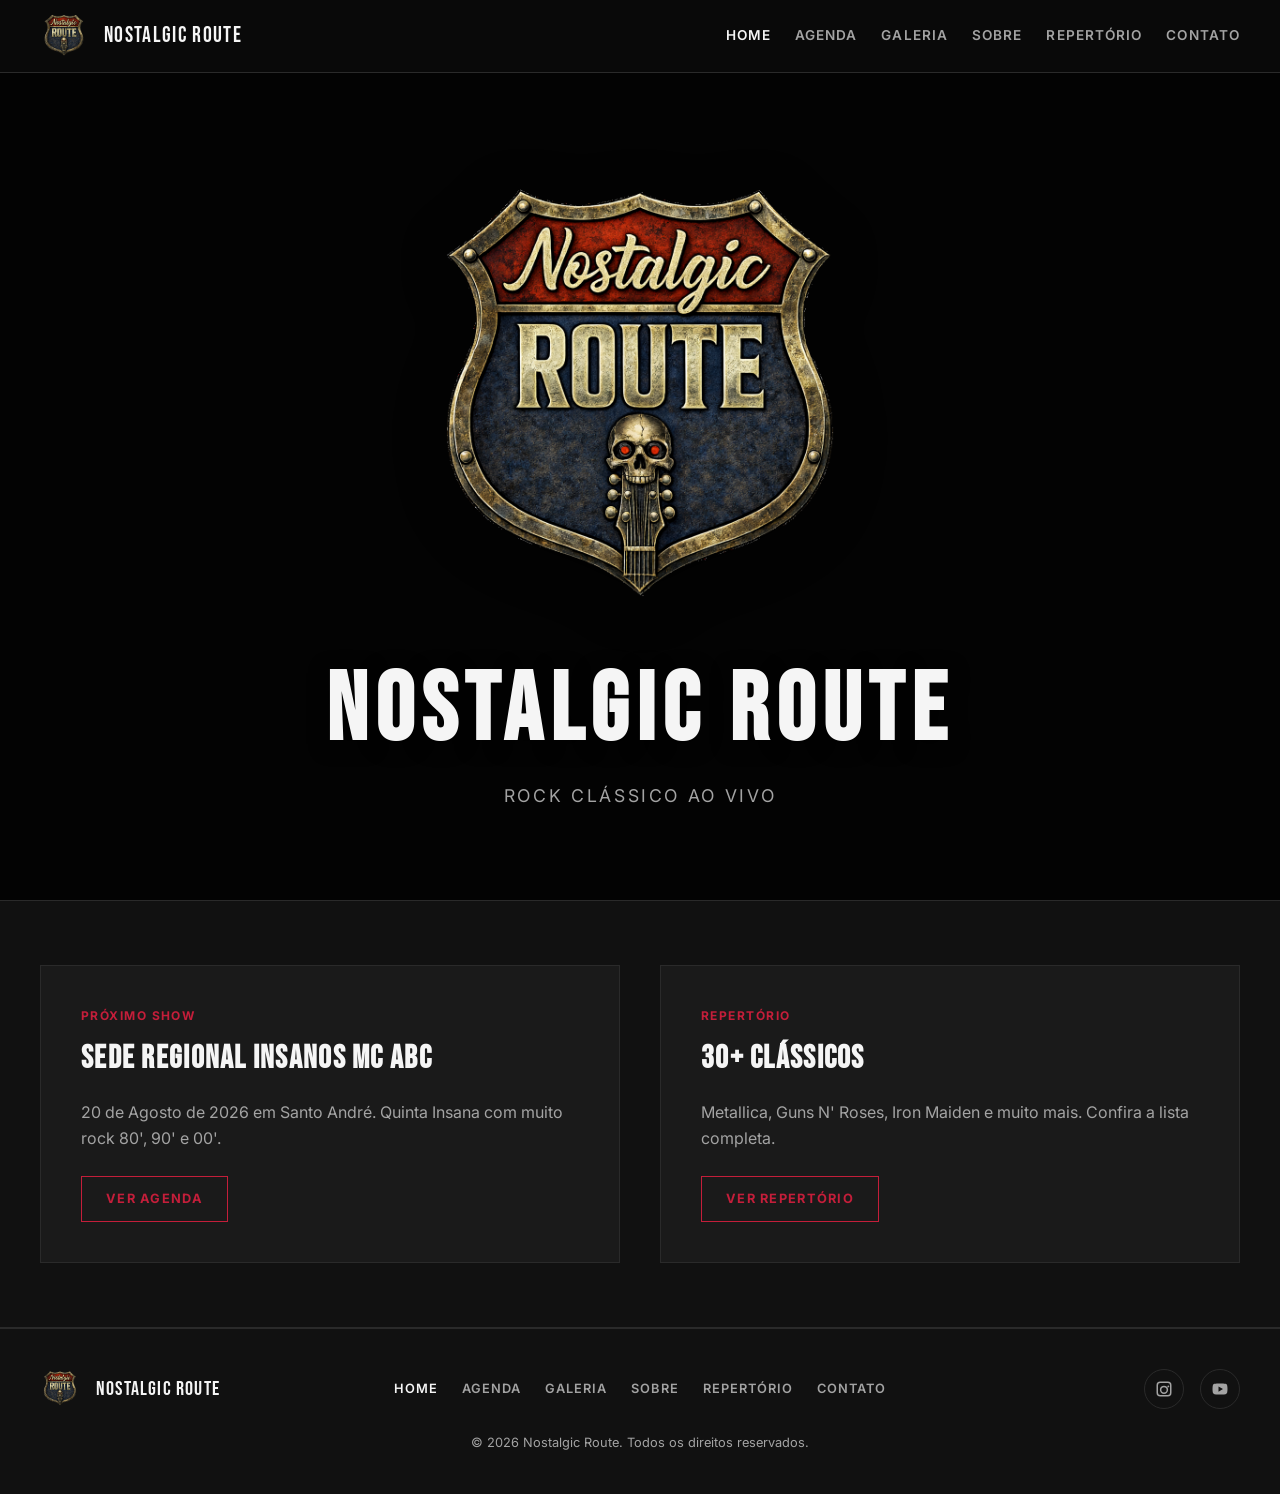
<file: index.html>
<!DOCTYPE html>
<html lang="pt-BR">
<head>
  <meta charset="UTF-8">
  <meta name="viewport" content="width=device-width, initial-scale=1.0">
  <meta name="description" content="Nostalgic Route — banda de rock clássico. Confira agenda, repertório, galeria e entre em contato.">
  <title>Nostalgic Route | Home</title>
  <link rel="icon" href="assets/imgs/caveira.png" type="image/png">
  <link rel="stylesheet" href="css/main.css">
</head>
<body>
  <div id="site-header"></div>

  <main class="page-main">
    <section class="hero">
      <div class="hero__media">
        <video class="hero__video" autoplay muted loop playsinline aria-hidden="true">
          <source src="assets/videos/banda-completa-tocando.mp4" type="video/mp4">
        </video>
        <img class="hero__fallback" src="assets/imgs/banda-completa-tocando.jpg" alt="">
        <div class="hero__overlay"></div>
      </div>
      <div class="hero__content">
        <img class="hero__shield" src="assets/imgs/escudo.png" alt="Escudo Nostalgic Route">
        <h1 class="hero__title">Nostalgic Route</h1>
        <p class="hero__tagline">Rock clássico ao vivo</p>
      </div>
    </section>

    <section class="teaser page-section">
      <div class="container teaser__grid">
        <article class="teaser-card">
          <p class="teaser-card__label">Próximo show</p>
          <h2 class="teaser-card__title">Sede Regional Insanos MC ABC</h2>
          <p class="teaser-card__text">20 de Agosto de 2026 em Santo André. Quinta Insana com muito rock 80', 90' e
            00'.</p>
          <a href="agenda.html" class="btn btn--accent">Ver agenda</a>
        </article>
        <article class="teaser-card">
          <p class="teaser-card__label">Repertório</p>
          <h2 class="teaser-card__title">30+ clássicos</h2>
          <p class="teaser-card__text">Metallica, Guns N' Roses, Iron Maiden e muito mais. Confira a lista completa.</p>
          <a href="repertorio.html" class="btn btn--accent">Ver repertório</a>
        </article>
      </div>
    </section>
  </main>

  <div id="site-footer"></div>
  <script src="js/layout.js"></script>
</body>
</html>
</file>
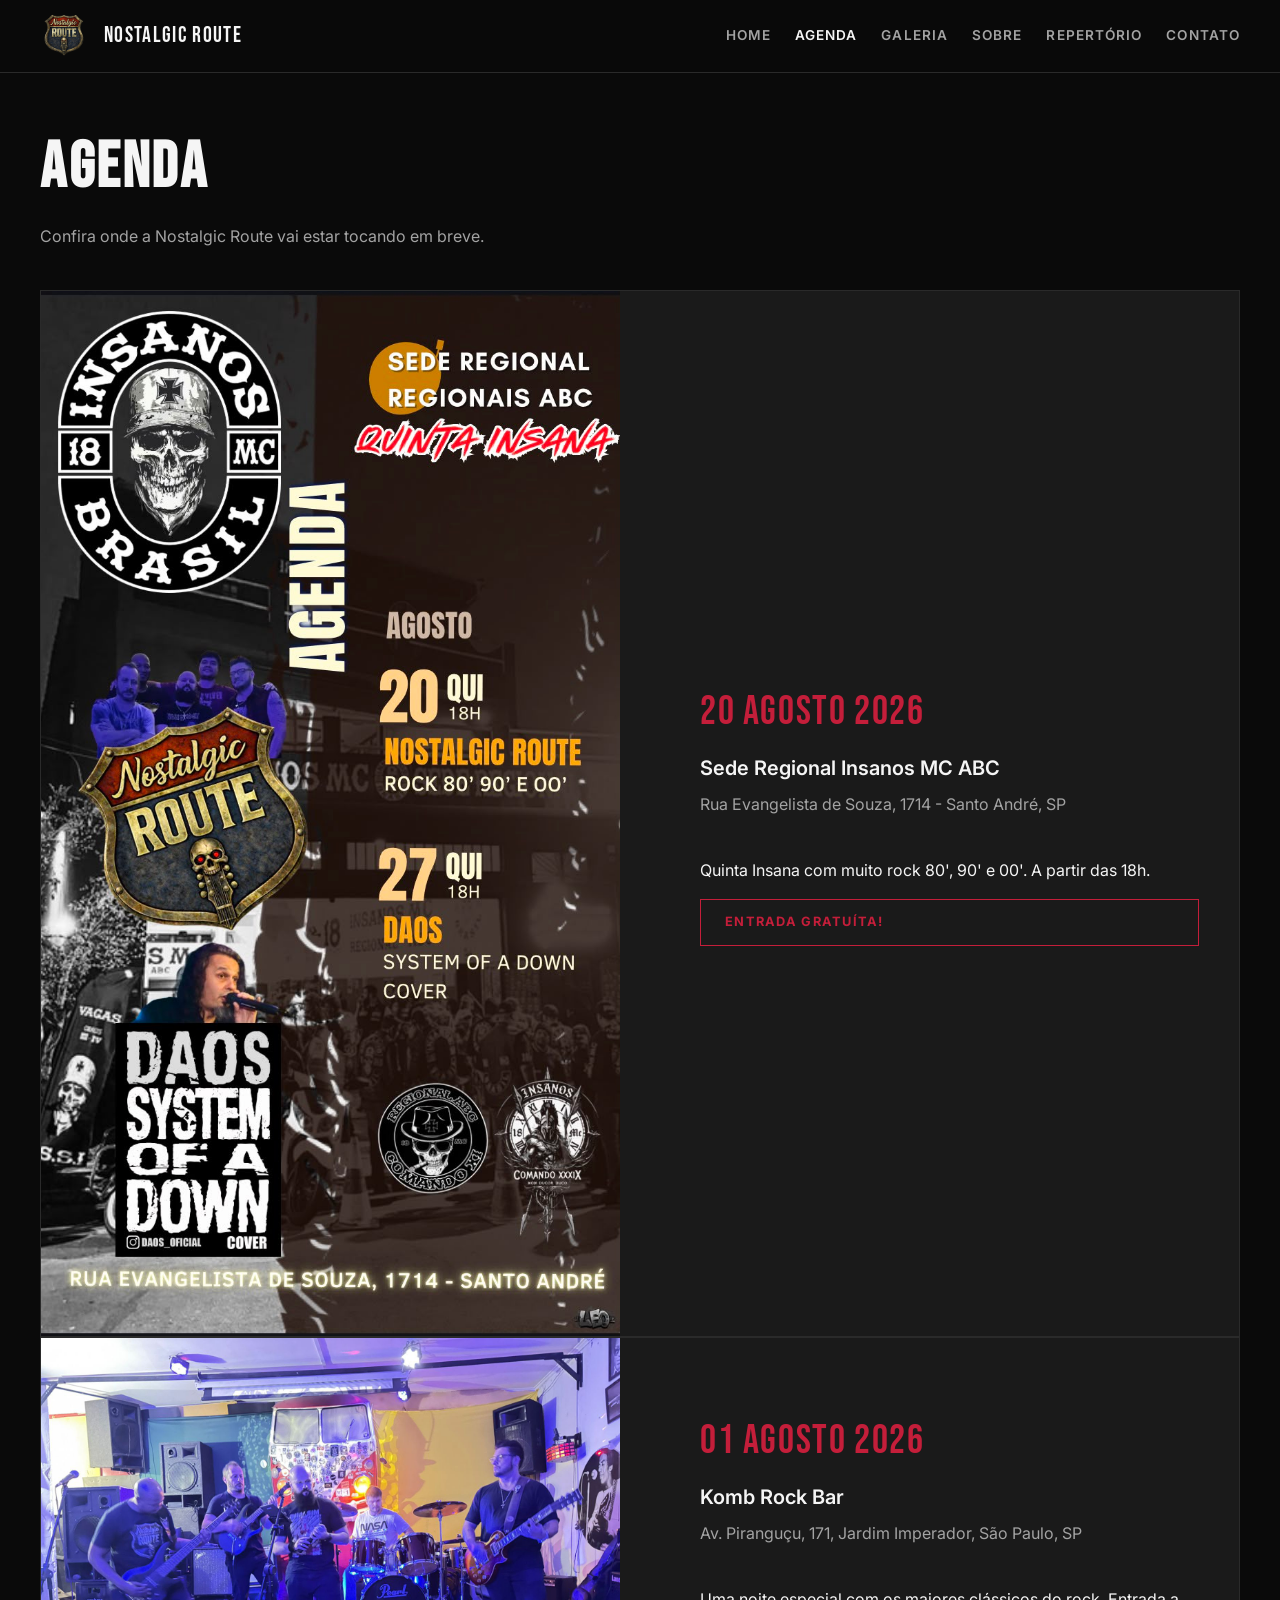
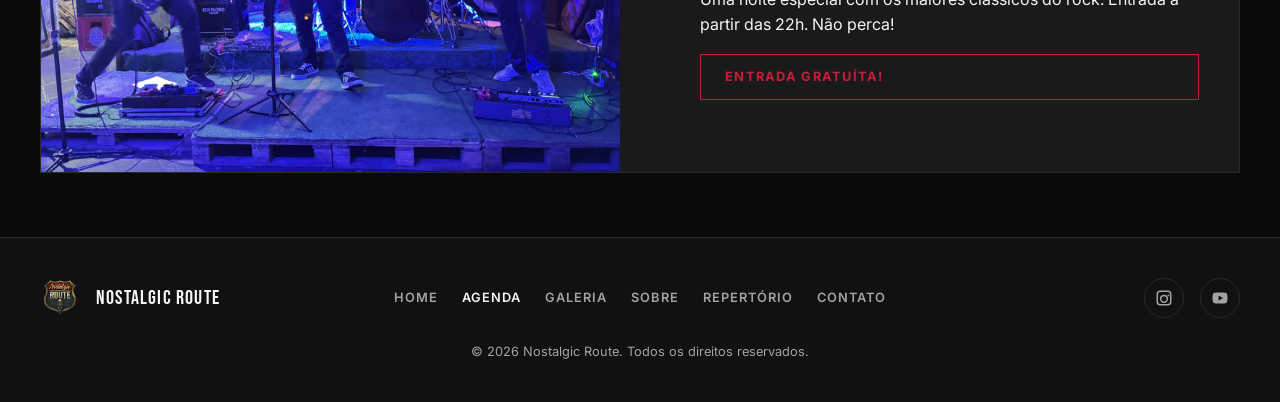
<file: agenda.html>
<!DOCTYPE html>
<html lang="pt-BR">
<head>
  <meta charset="UTF-8">
  <meta name="viewport" content="width=device-width, initial-scale=1.0">
  <meta name="description" content="Agenda de shows da Nostalgic Route. Confira datas, locais e compre ingressos.">
  <title>Nostalgic Route | Agenda</title>
  <link rel="icon" href="assets/imgs/caveira.png" type="image/png">
  <link rel="stylesheet" href="css/main.css">
</head>
<body>
  <div id="site-header"></div>

  <main class="page-main">
    <section class="page-section">
      <div class="container">
        <h1 class="page-title">Agenda</h1>
        <p class="page-subtitle">Confira onde a Nostalgic Route vai estar tocando em breve.</p>

        <article class="event-card">
          <div class="event-card__flyer">
            <img src="assets/flyers/flyer-insanos.jpeg" alt="Flyer — Nostalgic Route na Sede Regional Insanos MC ABC">
          </div>
          <div class="event-card__body">
            <p class="event-card__date">20 Agosto 2026</p>
            <h2 class="event-card__venue">Sede Regional Insanos MC ABC</h2>
            <p class="event-card__location">Rua Evangelista de Souza, 1714 - Santo André, SP</p>
            <p>Quinta Insana com muito rock 80', 90' e 00'. A partir das 18h.</p>
            <a href="#" class="btn btn--accent">Entrada Gratuíta!</a>
          </div>
        </article>

        <article class="event-card">
          <div class="event-card__flyer">
            <img src="assets/imgs/banda-completa-tocando.jpg" alt="Flyer — Nostalgic Route no Bar do Rock">
          </div>
          <div class="event-card__body">
            <p class="event-card__date">01 Agosto 2026</p>
            <h2 class="event-card__venue">Komb Rock Bar</h2>
            <p class="event-card__location">Av. Piranguçu, 171, Jardim Imperador, São Paulo, SP</p>
            <p>Uma noite especial com os maiores clássicos do rock. Entrada a partir das 22h. Não perca!</p>
            <a href="#" class="btn btn--accent">Entrada Gratuíta!</a>
          </div>
        </article>
      </div>
    </section>
  </main>

  <div id="site-footer"></div>
  <script src="js/layout.js"></script>
</body>
</html>
</file>
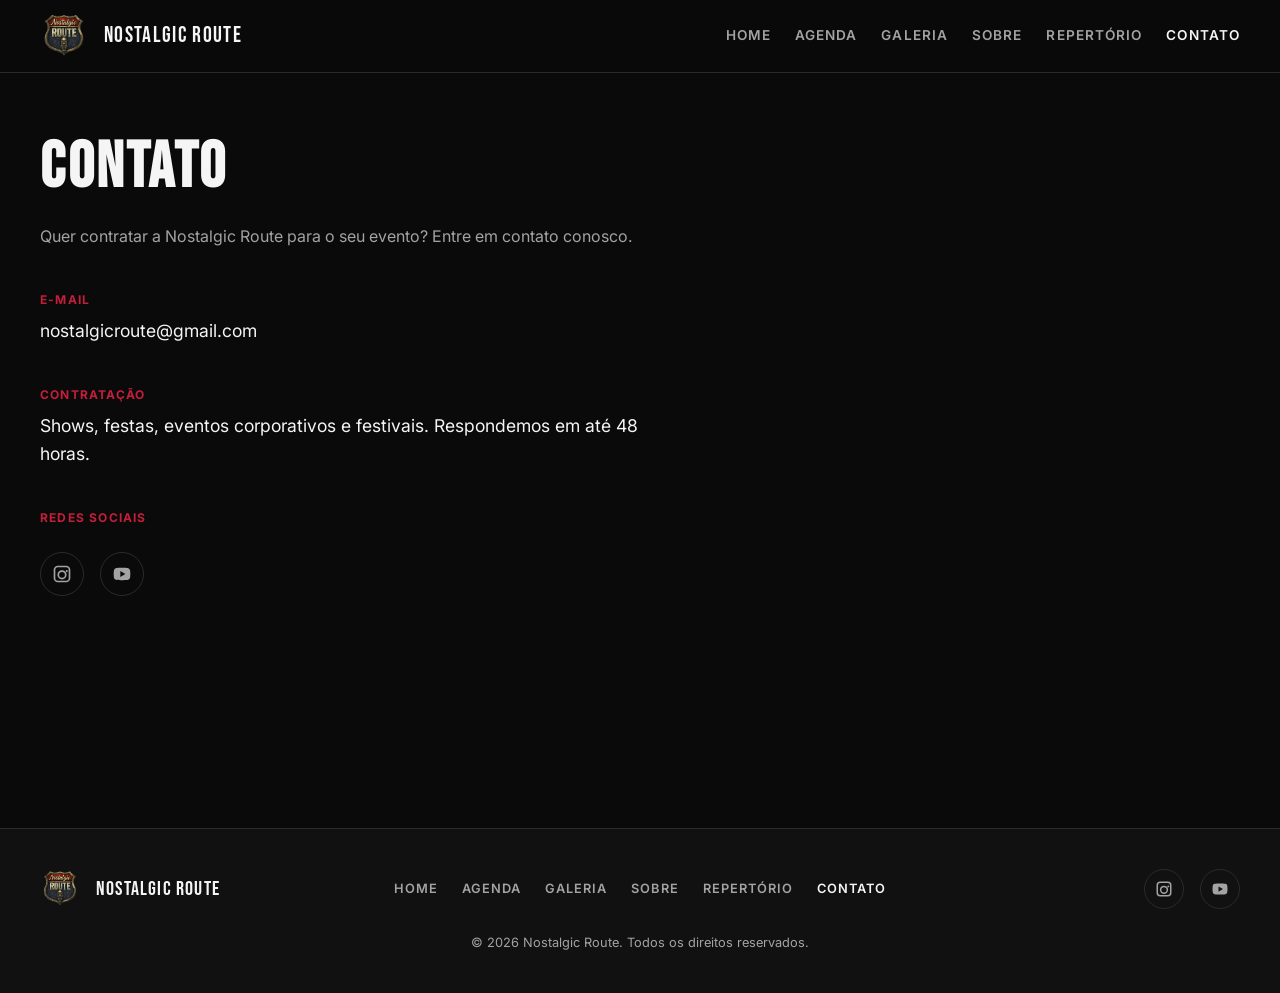
<file: contato.html>
<!DOCTYPE html>
<html lang="pt-BR">
<head>
  <meta charset="UTF-8">
  <meta name="viewport" content="width=device-width, initial-scale=1.0">
  <meta name="description" content="Entre em contato com a Nostalgic Route para contratação de shows e parcerias.">
  <title>Nostalgic Route | Contato</title>
  <link rel="icon" href="assets/imgs/caveira.png" type="image/png">
  <link rel="stylesheet" href="css/main.css">
</head>
<body>
  <div id="site-header"></div>

  <main class="page-main">
    <section class="page-section">
      <div class="container">
        <h1 class="page-title">Contato</h1>
        <p class="page-subtitle">Quer contratar a Nostalgic Route para o seu evento? Entre em contato conosco.</p>

        <div class="contact-grid">
          <div class="contact-item">
            <p class="contact-item__label">E-mail</p>
            <p class="contact-item__value">
              <a href="mailto:nostalgicroute@gmail.com">nostalgicroute@gmail.com</a>
            </p>
          </div>

          <div class="contact-item">
            <p class="contact-item__label">Contratação</p>
            <p class="contact-item__value">Shows, festas, eventos corporativos e festivais. Respondemos em até 48 horas.</p>
          </div>

          <div class="contact-item">
            <p class="contact-item__label">Redes sociais</p>
            <div class="contact-social">
              <a href="https://www.instagram.com/nostalgicrouteband/" aria-label="Instagram" target="_blank"
                 rel="noopener noreferrer">
                <svg viewBox="0 0 24 24" aria-hidden="true"><path d="M7 2h10a5 5 0 0 1 5 5v10a5 5 0 0 1-5 5H7a5 5 0 0 1-5-5V7a5 5 0 0 1 5-5zm10 2H7a3 3 0 0 0-3 3v10a3 3 0 0 0 3 3h10a3 3 0 0 0 3-3V7a3 3 0 0 0-3-3zm-5 3.5a5.5 5.5 0 1 1 0 11 5.5 5.5 0 0 1 0-11zm0 2a3.5 3.5 0 1 0 0 7 3.5 3.5 0 0 0 0-7zm5.75-2.25a1.25 1.25 0 1 1 0 2.5 1.25 1.25 0 0 1 0-2.5z"/></svg>
              </a>
              <a href="https://www.youtube.com/@NostalgicRoute" aria-label="YouTube" target="_blank"
                 rel="noopener noreferrer">
                <svg viewBox="0 0 24 24" aria-hidden="true"><path d="M21.6 7.2a3 3 0 0 0-2.1-2.1C17.8 4.6 12 4.6 12 4.6s-5.8 0-7.5.5A3 3 0 0 0 2.4 7.2 31.4 31.4 0 0 0 2 12a31.4 31.4 0 0 0 .4 4.8 3 3 0 0 0 2.1 2.1c1.7.5 7.5.5 7.5.5s5.8 0 7.5-.5a3 3 0 0 0 2.1-2.1A31.4 31.4 0 0 0 22 12a31.4 31.4 0 0 0-.4-4.8zM10 15.5v-7l6 3.5-6 3.5z"/></svg>
              </a>
            </div>
          </div>
        </div>
      </div>
    </section>
  </main>

  <div id="site-footer"></div>
  <script src="js/layout.js"></script>
</body>
</html>
</file>
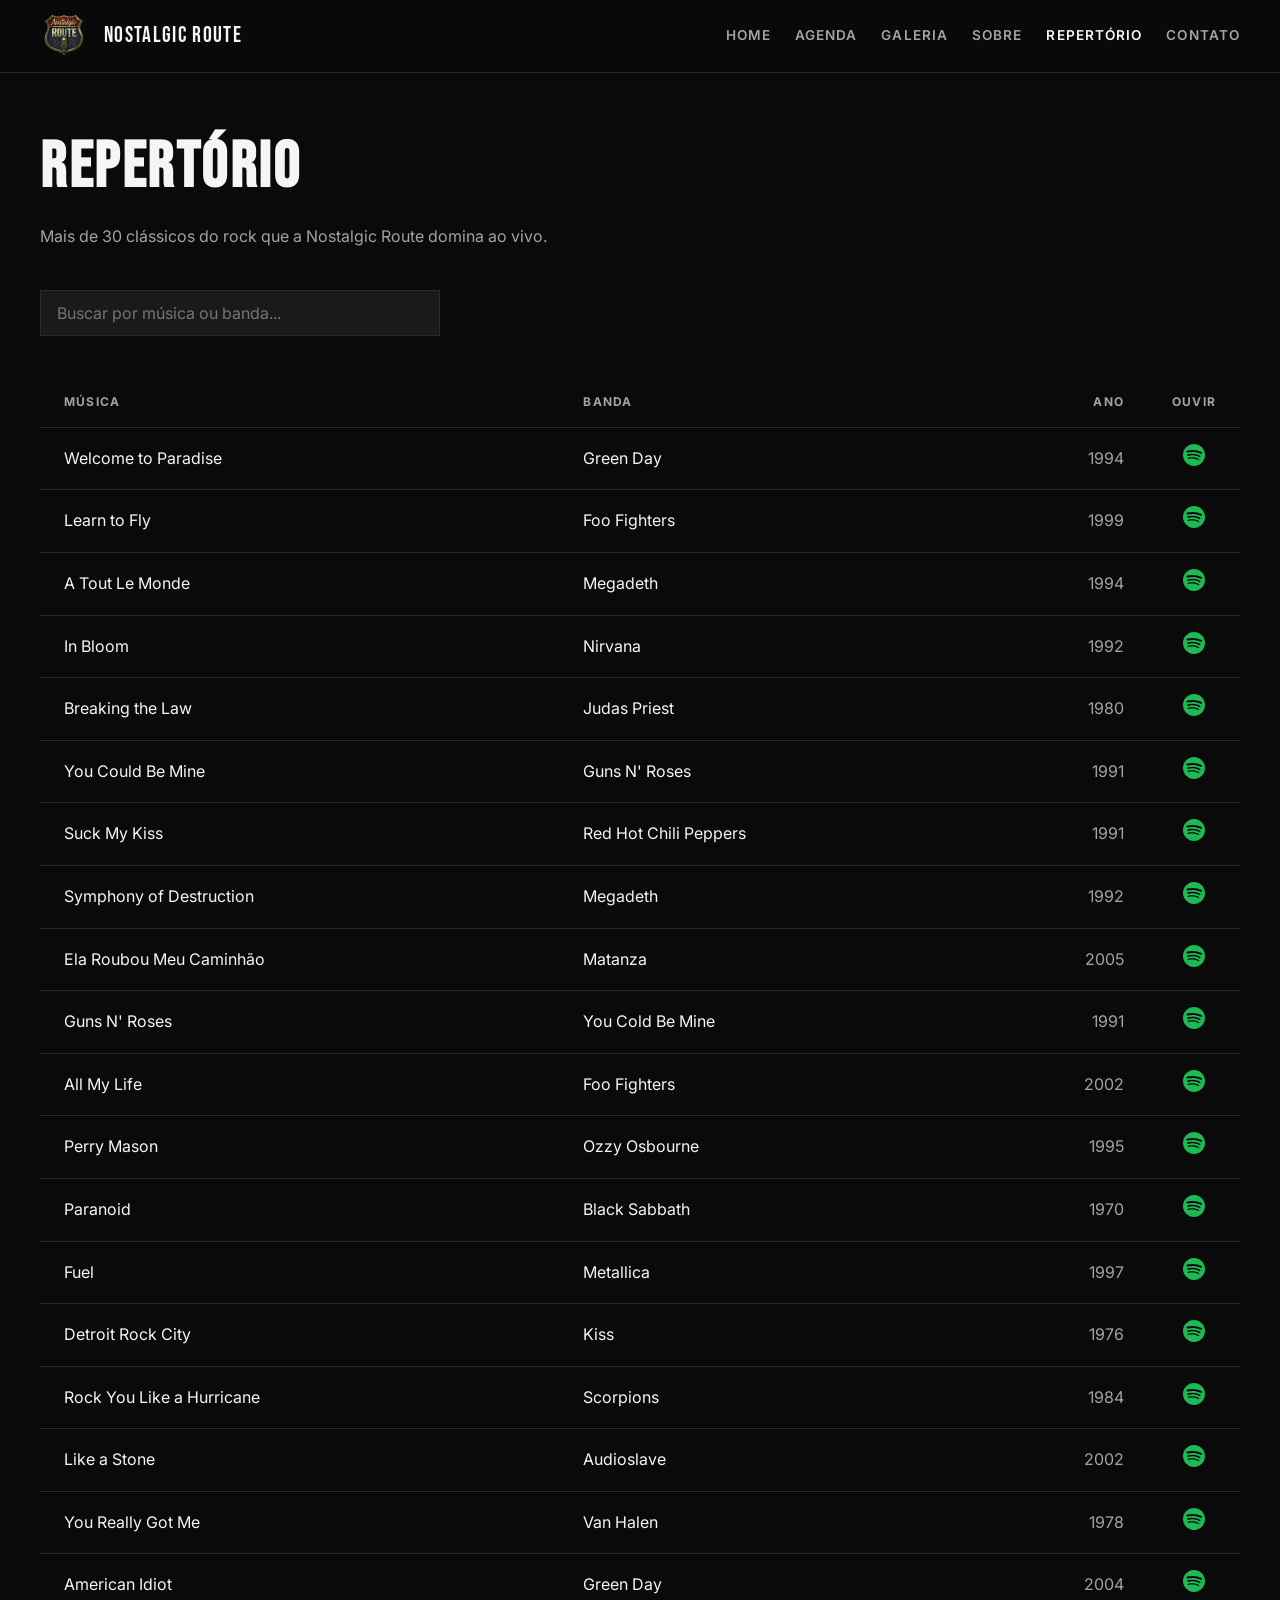
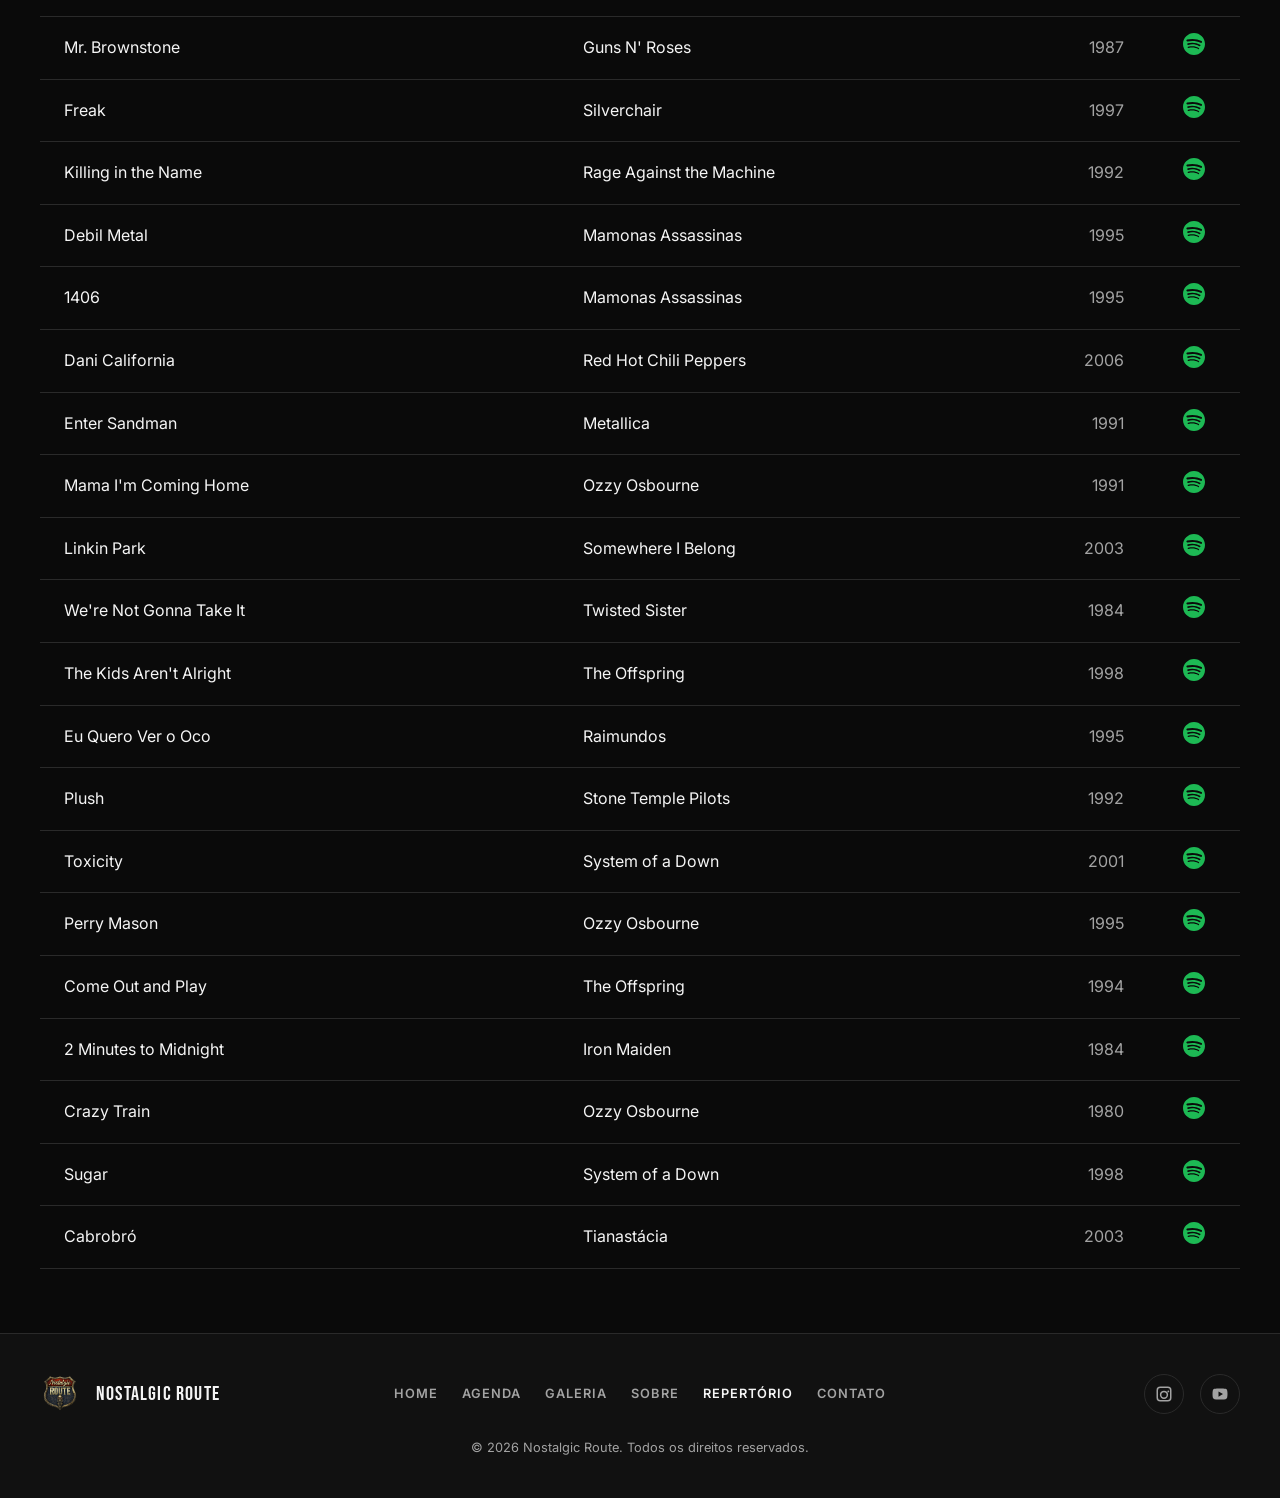
<file: repertorio.html>
<!DOCTYPE html>
<html lang="pt-BR">
<head>
  <meta charset="UTF-8">
  <meta name="viewport" content="width=device-width, initial-scale=1.0">
  <meta name="description" content="Repertório da Nostalgic Route — clássicos do rock de Metallica, AC/DC, Guns N' Roses e mais.">
  <title>Nostalgic Route | Repertório</title>
  <link rel="icon" href="assets/imgs/caveira.png" type="image/png">
  <link rel="stylesheet" href="css/main.css">
</head>
<body>
  <div id="site-header"></div>

  <main class="page-main">
    <section class="page-section">
      <div class="container">
        <h1 class="page-title">Repertório</h1>
        <p class="page-subtitle">Mais de 30 clássicos do rock que a Nostalgic Route domina ao vivo.</p>

        <input type="search" class="repertorio-search" id="repertorio-search" placeholder="Buscar por música ou banda..." aria-label="Buscar no repertório">

        <div id="repertorio-container">
          <p class="repertorio-empty">Carregando repertório...</p>
        </div>
      </div>
    </section>
  </main>

  <div id="site-footer"></div>
  <script src="js/layout.js"></script>
  <script src="js/repertorio.js"></script>
</body>
</html>
</file>
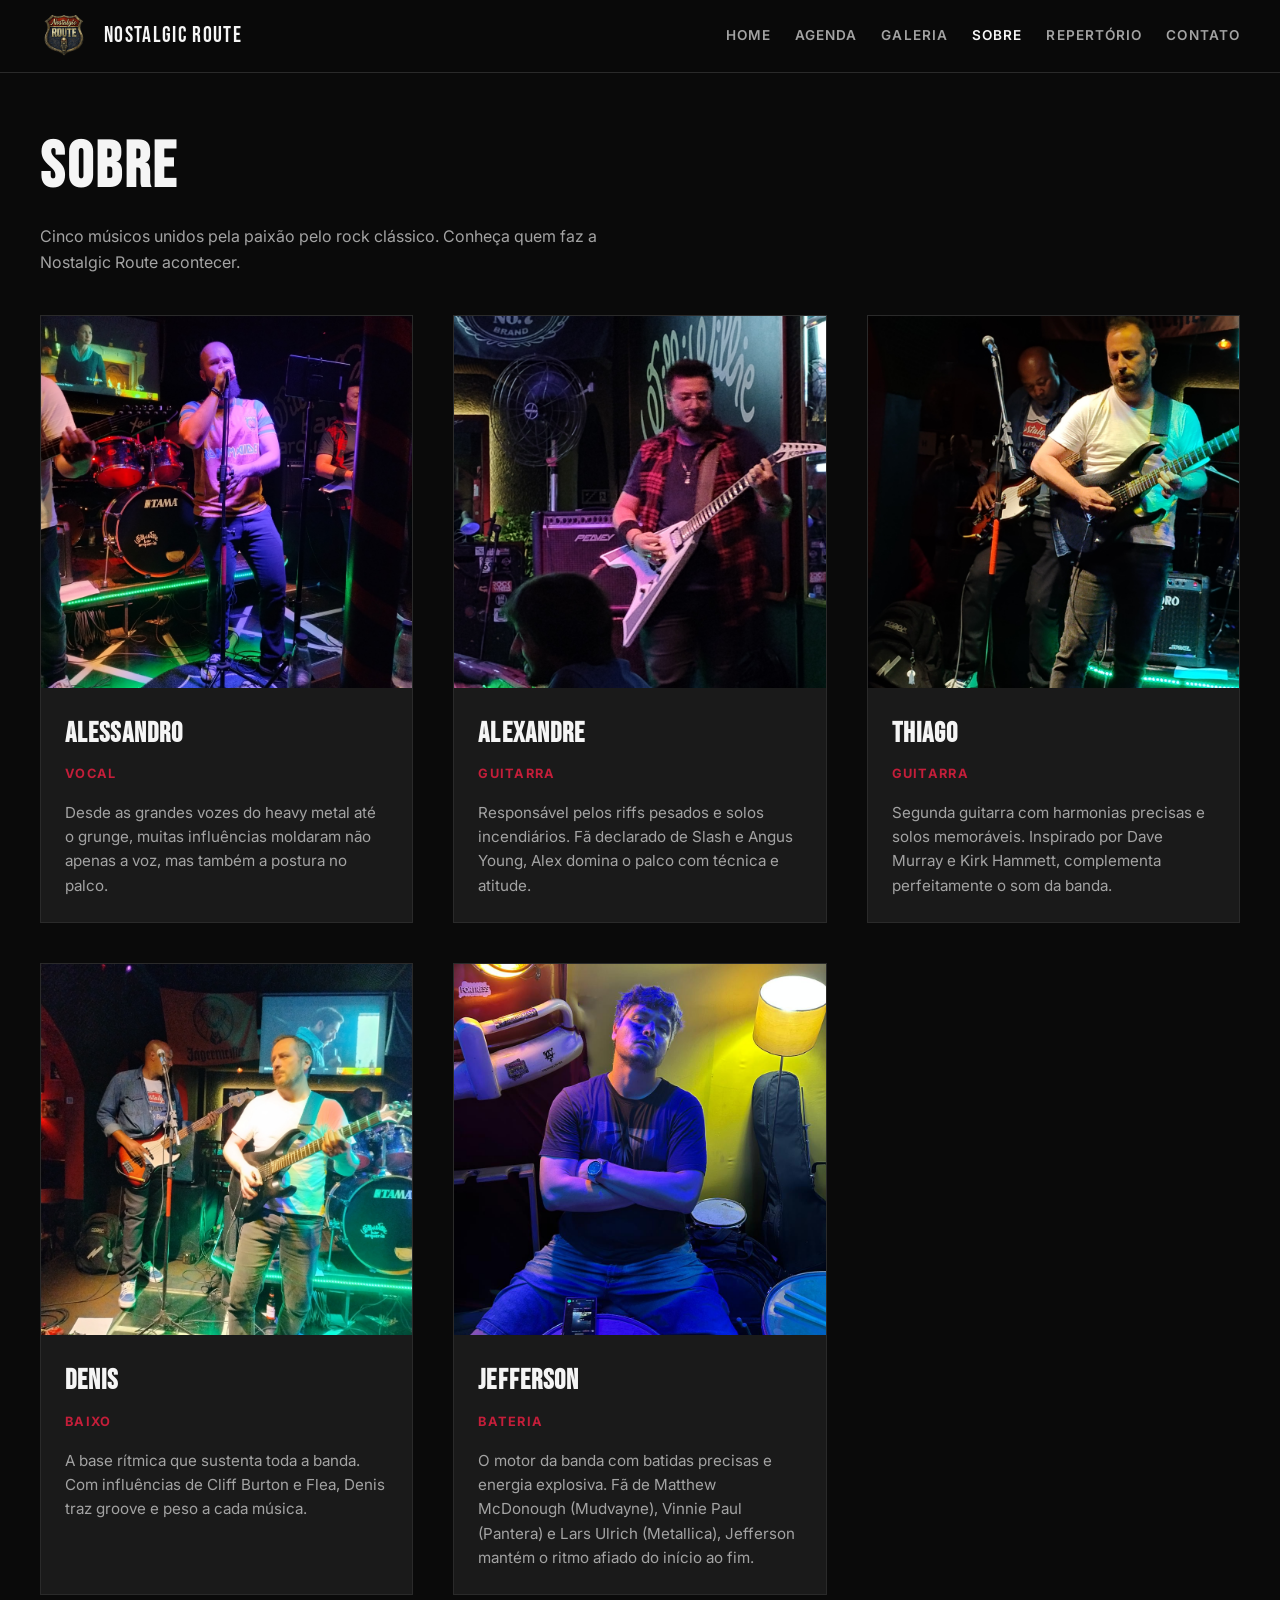
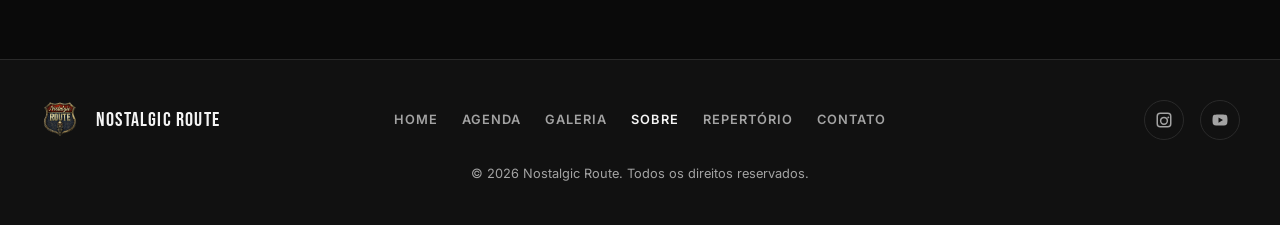
<file: sobre.html>
<!DOCTYPE html>
<html lang="pt-BR">
<head>
  <meta charset="UTF-8">
  <meta name="viewport" content="width=device-width, initial-scale=1.0">
  <meta name="description" content="Conheça os integrantes da Nostalgic Route — vocal, guitarras, baixo e bateria.">
  <title>Nostalgic Route | Sobre</title>
  <link rel="icon" href="assets/imgs/caveira.png" type="image/png">
  <link rel="stylesheet" href="css/main.css">
</head>
<body>
  <div id="site-header"></div>

  <main class="page-main">
    <section class="page-section">
      <div class="container">
        <h1 class="page-title">Sobre</h1>
        <p class="page-subtitle">Cinco músicos unidos pela paixão pelo rock clássico. Conheça quem faz a Nostalgic Route acontecer.</p>

        <div class="members-grid">
          <article class="member-card">
            <div class="member-card__photo">
              <img src="assets/imgs/alessandro-vocal.jpeg" alt="Alessandro">
            </div>
            <div class="member-card__body">
              <h2 class="member-card__name">Alessandro</h2>
              <p class="member-card__role">Vocal</p>
              <p class="member-card__bio">Desde as grandes vozes do heavy metal até o grunge, muitas influências moldaram não apenas a voz, mas também a postura no palco.</p>
            </div>
          </article>

          <article class="member-card">
            <div class="member-card__photo">
              <img src="assets/imgs/alexandre-guitarra.jpeg" alt="Alex">
            </div>
            <div class="member-card__body">
              <h2 class="member-card__name">Alexandre</h2>
              <p class="member-card__role">Guitarra</p>
              <p class="member-card__bio">Responsável pelos riffs pesados e solos incendiários. Fã declarado de Slash e Angus Young, Alex domina o palco com técnica e atitude.</p>
            </div>
          </article>

          <article class="member-card">
            <div class="member-card__photo">
              <img src="assets/imgs/thiago-guitarra.jpeg" alt="Thiago">
            </div>
            <div class="member-card__body">
              <h2 class="member-card__name">Thiago</h2>
              <p class="member-card__role">Guitarra</p>
              <p class="member-card__bio">Segunda guitarra com harmonias precisas e solos memoráveis. Inspirado por Dave Murray e Kirk Hammett, complementa perfeitamente o som da banda.</p>
            </div>
          </article>

          <article class="member-card">
            <div class="member-card__photo">
              <img src="assets/imgs/denis-baixo.jpeg" alt="Denis">
            </div>
            <div class="member-card__body">
              <h2 class="member-card__name">Denis</h2>
              <p class="member-card__role">Baixo</p>
              <p class="member-card__bio">A base rítmica que sustenta toda a banda. Com influências de Cliff Burton e Flea, Denis traz groove e peso a cada música.</p>
            </div>
          </article>

          <article class="member-card">
            <div class="member-card__photo">
              <img src="assets/imgs/jefferson-bateria.jpg" alt="Jefferson">
            </div>
            <div class="member-card__body">
              <h2 class="member-card__name">Jefferson</h2>
              <p class="member-card__role">Bateria</p>
              <p class="member-card__bio">O motor da banda com batidas precisas e energia explosiva. Fã de Matthew
                McDonough (Mudvayne), Vinnie Paul (Pantera) e Lars Ulrich (Metallica), Jefferson mantém o ritmo afiado
                do início ao fim.</p>
            </div>
          </article>
        </div>
      </div>
    </section>
  </main>

  <div id="site-footer"></div>
  <script src="js/layout.js"></script>
</body>
</html>
</file>
<file: css/main.css>
@import url('https://fonts.googleapis.com/css2?family=Bebas+Neue&family=Inter:wght@400;500;600;700&display=swap');

:root {
  --color-bg: #0a0a0a;
  --color-bg-elevated: #111111;
  --color-bg-card: #1a1a1a;
  --color-text: #f5f5f5;
  --color-text-muted: #a3a3a3;
  --color-accent: #c41e3a;
  --color-border: #2a2a2a;
  --font-display: 'Bebas Neue', Impact, sans-serif;
  --font-body: 'Inter', system-ui, sans-serif;
  --header-height: 72px;
  --container-width: 1200px;
  --space-xs: 0.5rem;
  --space-sm: 1rem;
  --space-md: 1.5rem;
  --space-lg: 2.5rem;
  --space-xl: 4rem;
}

*,
*::before,
*::after {
  box-sizing: border-box;
}

html {
  scroll-behavior: smooth;
}

body {
  margin: 0;
  font-family: var(--font-body);
  background: var(--color-bg);
  color: var(--color-text);
  line-height: 1.6;
  min-height: 100vh;
}

img,
video {
  max-width: 100%;
  display: block;
}

a {
  color: inherit;
  text-decoration: none;
}

.container {
  width: min(100% - 2rem, var(--container-width));
  margin-inline: auto;
}

.page-main {
  padding-top: var(--header-height);
  min-height: calc(100vh - var(--header-height));
}

.page-section {
  padding-block: var(--space-xl);
}

.page-title {
  font-family: var(--font-display);
  font-size: clamp(2.5rem, 6vw, 4rem);
  letter-spacing: 0.04em;
  text-transform: uppercase;
  margin: 0 0 var(--space-md);
  line-height: 1;
}

.page-subtitle {
  color: var(--color-text-muted);
  margin: 0 0 var(--space-lg);
  max-width: 60ch;
}

/* Header */
.site-header {
  position: fixed;
  top: 0;
  left: 0;
  right: 0;
  z-index: 100;
  background: rgba(10, 10, 10, 0.92);
  backdrop-filter: blur(8px);
  border-bottom: 1px solid var(--color-border);
}

.site-header__inner {
  display: flex;
  align-items: center;
  justify-content: space-between;
  height: var(--header-height);
  gap: var(--space-md);
}

.site-logo {
  display: flex;
  align-items: center;
  gap: var(--space-sm);
  font-family: var(--font-display);
  font-size: 1.4rem;
  letter-spacing: 0.06em;
  text-transform: uppercase;
}

.site-logo img {
  width: 48px;
  height: 48px;
  object-fit: contain;
}

.site-nav {
  display: flex;
  align-items: center;
  gap: var(--space-md);
}

.site-nav__link {
  font-size: 0.85rem;
  font-weight: 600;
  letter-spacing: 0.08em;
  text-transform: uppercase;
  color: var(--color-text-muted);
  transition: color 0.2s;
}

.site-nav__link:hover,
.site-nav__link.is-active {
  color: var(--color-text);
}

.nav-toggle {
  display: none;
  flex-direction: column;
  justify-content: center;
  gap: 5px;
  width: 40px;
  height: 40px;
  padding: 0;
  border: none;
  background: transparent;
  cursor: pointer;
}

.nav-toggle span {
  display: block;
  width: 24px;
  height: 2px;
  background: var(--color-text);
  margin-inline: auto;
}

/* Footer */
.site-footer {
  background: var(--color-bg-elevated);
  border-top: 1px solid var(--color-border);
  padding-block: var(--space-lg);
}

.site-footer__inner {
  display: grid;
  gap: var(--space-md);
  text-align: center;
}

.site-footer__brand {
  display: flex;
  align-items: center;
  justify-content: center;
  gap: var(--space-sm);
  font-family: var(--font-display);
  font-size: 1.25rem;
  letter-spacing: 0.06em;
  text-transform: uppercase;
}

.site-footer__nav {
  display: flex;
  flex-wrap: wrap;
  justify-content: center;
  gap: var(--space-sm) var(--space-md);
}

.site-footer__link {
  font-size: 0.8rem;
  font-weight: 600;
  letter-spacing: 0.08em;
  text-transform: uppercase;
  color: var(--color-text-muted);
  transition: color 0.2s;
}

.site-footer__link:hover,
.site-footer__link.is-active {
  color: var(--color-text);
}

.site-footer__social {
  display: flex;
  justify-content: center;
  gap: var(--space-sm);
}

.site-footer__social-link {
  display: flex;
  align-items: center;
  justify-content: center;
  width: 40px;
  height: 40px;
  border: 1px solid var(--color-border);
  border-radius: 50%;
  color: var(--color-text-muted);
  transition: color 0.2s, border-color 0.2s;
}

.site-footer__social-link:hover {
  color: var(--color-text);
  border-color: var(--color-accent);
}

.site-footer__social-link svg {
  width: 18px;
  height: 18px;
  fill: currentColor;
}

.site-footer__copy {
  margin: 0;
  font-size: 0.8rem;
  color: var(--color-text-muted);
}

/* Hero */
.hero {
  position: relative;
  min-height: calc(100vh - var(--header-height));
  display: flex;
  align-items: center;
  justify-content: center;
  overflow: hidden;
}

.hero__media {
  position: absolute;
  inset: 0;
}

.hero__video,
.hero__fallback {
  width: 100%;
  height: 100%;
  object-fit: cover;
}

.hero__overlay {
  position: absolute;
  inset: 0;
  background: rgba(0, 0, 0, 0.65);
}

.hero__content {
  position: relative;
  z-index: 1;
  text-align: center;
  padding: var(--space-lg);
}

.hero__shield {
  width: min(480px, 80vw);
  margin-inline: auto;
  margin-bottom: var(--space-md);
  filter: drop-shadow(0 8px 24px rgba(0, 0, 0, 0.6));
}

.hero__title {
  font-family: var(--font-display);
  font-size: clamp(3rem, 10vw, 6rem);
  letter-spacing: 0.08em;
  text-transform: uppercase;
  margin: 0;
  line-height: 0.95;
  text-shadow: 0 4px 20px rgba(0, 0, 0, 0.8);
}

.hero__tagline {
  margin: var(--space-md) 0 0;
  font-size: 1.1rem;
  color: var(--color-text-muted);
  letter-spacing: 0.15em;
  text-transform: uppercase;
}

/* Teaser section */
.teaser {
  background: var(--color-bg-elevated);
  border-block: 1px solid var(--color-border);
}

.teaser__grid {
  display: grid;
  gap: var(--space-lg);
}

@media (min-width: 768px) {
  .teaser__grid {
    grid-template-columns: 1fr 1fr;
  }
}

.teaser-card {
  background: var(--color-bg-card);
  border: 1px solid var(--color-border);
  padding: var(--space-lg);
  transition: border-color 0.2s;
}

.teaser-card:hover {
  border-color: var(--color-accent);
}

.teaser-card__label {
  font-size: 0.75rem;
  font-weight: 700;
  letter-spacing: 0.12em;
  text-transform: uppercase;
  color: var(--color-accent);
  margin: 0 0 var(--space-xs);
}

.teaser-card__title {
  font-family: var(--font-display);
  font-size: 2rem;
  letter-spacing: 0.04em;
  text-transform: uppercase;
  margin: 0 0 var(--space-sm);
}

.teaser-card__text {
  color: var(--color-text-muted);
  margin: 0 0 var(--space-md);
}

.btn {
  display: inline-block;
  padding: 0.75rem 1.5rem;
  font-size: 0.8rem;
  font-weight: 700;
  letter-spacing: 0.1em;
  text-transform: uppercase;
  border: 1px solid var(--color-text);
  transition: background 0.2s, color 0.2s;
}

.btn:hover {
  background: var(--color-text);
  color: var(--color-bg);
}

.btn--accent {
  border-color: var(--color-accent);
  color: var(--color-accent);
}

.btn--accent:hover {
  background: var(--color-accent);
  color: var(--color-text);
}

/* Event card */
.event-card {
  display: grid;
  gap: var(--space-lg);
  background: var(--color-bg-card);
  border: 1px solid var(--color-border);
  overflow: hidden;
}

@media (min-width: 768px) {
  .event-card {
    grid-template-columns: 1fr 1fr;
  }
}

.event-card__flyer img {
  width: 100%;
  height: 100%;
  object-fit: cover;
  min-height: 280px;
}

.event-card__body {
  padding: var(--space-lg);
  display: flex;
  flex-direction: column;
  justify-content: center;
}

.event-card__date {
  font-family: var(--font-display);
  font-size: 2.5rem;
  letter-spacing: 0.04em;
  color: var(--color-accent);
  margin: 0 0 var(--space-xs);
}

.event-card__venue {
  font-size: 1.25rem;
  font-weight: 600;
  margin: 0 0 var(--space-xs);
}

.event-card__location {
  color: var(--color-text-muted);
  margin: 0 0 var(--space-md);
}

/* Members */
.members-grid {
  display: grid;
  gap: var(--space-lg);
}

@media (min-width: 600px) {
  .members-grid {
    grid-template-columns: repeat(2, 1fr);
  }
}

@media (min-width: 960px) {
  .members-grid {
    grid-template-columns: repeat(3, 1fr);
  }
}

.member-card {
  background: var(--color-bg-card);
  border: 1px solid var(--color-border);
  overflow: hidden;
}

.member-card__photo {
  aspect-ratio: 1;
  overflow: hidden;
}

.member-card__photo img {
  width: 100%;
  height: 100%;
  object-fit: cover;
  transition: transform 0.4s;
}

.member-card:hover .member-card__photo img {
  transform: scale(1.05);
}

.member-card__body {
  padding: var(--space-md);
}

.member-card__name {
  font-family: var(--font-display);
  font-size: 1.75rem;
  letter-spacing: 0.04em;
  text-transform: uppercase;
  margin: 0 0 var(--space-xs);
}

.member-card__role {
  font-size: 0.8rem;
  font-weight: 700;
  letter-spacing: 0.1em;
  text-transform: uppercase;
  color: var(--color-accent);
  margin: 0 0 var(--space-sm);
}

.member-card__bio {
  color: var(--color-text-muted);
  margin: 0;
  font-size: 0.95rem;
}

/* Gallery */
.gallery-grid {
  display: grid;
  grid-template-columns: repeat(auto-fill, minmax(260px, 1fr));
  gap: var(--space-sm);
}

.gallery-item {
  position: relative;
  aspect-ratio: 4 / 3;
  overflow: hidden;
  border: none;
  padding: 0;
  cursor: pointer;
  background: var(--color-bg-card);
}

.gallery-item img {
  width: 100%;
  height: 100%;
  object-fit: cover;
  transition: transform 0.4s;
}

.gallery-item::after {
  content: '';
  position: absolute;
  inset: 0;
  background: rgba(0, 0, 0, 0.3);
  opacity: 0;
  transition: opacity 0.3s;
}

.gallery-item:hover img {
  transform: scale(1.08);
}

.gallery-item:hover::after {
  opacity: 1;
}

/* Lightbox */
.lightbox {
  position: fixed;
  inset: 0;
  z-index: 200;
  background: rgba(0, 0, 0, 0.95);
  display: flex;
  align-items: center;
  justify-content: center;
  opacity: 0;
  visibility: hidden;
  transition: opacity 0.3s, visibility 0.3s;
}

.lightbox.is-open {
  opacity: 1;
  visibility: visible;
}

.lightbox__img {
  max-width: min(90vw, 1200px);
  max-height: 85vh;
  object-fit: contain;
}

.lightbox__close,
.lightbox__prev,
.lightbox__next {
  position: absolute;
  background: transparent;
  border: 1px solid var(--color-border);
  color: var(--color-text);
  cursor: pointer;
  font-size: 1.5rem;
  width: 48px;
  height: 48px;
  display: flex;
  align-items: center;
  justify-content: center;
  transition: border-color 0.2s, color 0.2s;
}

.lightbox__close:hover,
.lightbox__prev:hover,
.lightbox__next:hover {
  border-color: var(--color-accent);
  color: var(--color-accent);
}

.lightbox__close {
  top: var(--space-md);
  right: var(--space-md);
}

.lightbox__prev {
  left: var(--space-md);
  top: 50%;
  transform: translateY(-50%);
}

.lightbox__next {
  right: var(--space-md);
  top: 50%;
  transform: translateY(-50%);
}

/* Repertório */
.repertorio-search {
  width: 100%;
  max-width: 400px;
  padding: 0.75rem 1rem;
  margin-bottom: var(--space-lg);
  background: var(--color-bg-card);
  border: 1px solid var(--color-border);
  color: var(--color-text);
  font-family: var(--font-body);
  font-size: 1rem;
}

.repertorio-search:focus {
  outline: none;
  border-color: var(--color-accent);
}

.repertorio-table {
  width: 100%;
  border-collapse: collapse;
}

.repertorio-table th,
.repertorio-table td {
  padding: var(--space-sm) var(--space-md);
  text-align: left;
  border-bottom: 1px solid var(--color-border);
}

.repertorio-table th {
  font-size: 0.75rem;
  font-weight: 700;
  letter-spacing: 0.1em;
  text-transform: uppercase;
  color: var(--color-text-muted);
}

.repertorio-table tbody tr:hover {
  background: var(--color-bg-card);
}

.repertorio-table .col-year {
  color: var(--color-text-muted);
  text-align: right;
  width: 80px;
}

.repertorio-table .col-spotify {
  width: 64px;
  text-align: center;
}

.spotify-link {
  display: inline-flex;
  align-items: center;
  justify-content: center;
  color: #1db954;
  transition: opacity 0.15s ease, color 0.15s ease;
}

.spotify-link:hover,
.spotify-link:focus-visible {
  color: #1ed760;
  opacity: 0.85;
  outline: none;
}

.spotify-icon {
  width: 22px;
  height: 22px;
  fill: currentColor;
}

.spotify-empty {
  color: var(--color-text-muted);
  opacity: 0.5;
}

.repertorio-empty {
  color: var(--color-text-muted);
  padding: var(--space-lg);
  text-align: center;
}

/* Contact */
.contact-grid {
  display: grid;
  gap: var(--space-lg);
  max-width: 600px;
}

.contact-item__label {
  font-size: 0.75rem;
  font-weight: 700;
  letter-spacing: 0.1em;
  text-transform: uppercase;
  color: var(--color-accent);
  margin: 0 0 var(--space-xs);
}

.contact-item__value {
  font-size: 1.1rem;
  margin: 0;
}

.contact-item__value a:hover {
  color: var(--color-accent);
}

.contact-social {
  display: flex;
  gap: var(--space-sm);
  margin-top: var(--space-md);
}

.contact-social a {
  display: flex;
  align-items: center;
  justify-content: center;
  width: 44px;
  height: 44px;
  border: 1px solid var(--color-border);
  border-radius: 50%;
  color: var(--color-text-muted);
  transition: color 0.2s, border-color 0.2s;
}

.contact-social a:hover {
  color: var(--color-text);
  border-color: var(--color-accent);
}

.contact-social svg {
  width: 20px;
  height: 20px;
  fill: currentColor;
}

/* Reduced motion */
@media (prefers-reduced-motion: reduce) {
  html {
    scroll-behavior: auto;
  }

  .hero__video {
    display: none;
  }

  .hero__fallback {
    display: block !important;
  }

  *,
  *::before,
  *::after {
    animation-duration: 0.01ms !important;
    transition-duration: 0.01ms !important;
  }
}

.hero__fallback {
  display: none;
}

/* Mobile nav */
@media (max-width: 767px) {
  .nav-toggle {
    display: flex;
  }

  .site-nav {
    position: absolute;
    top: var(--header-height);
    left: 0;
    right: 0;
    flex-direction: column;
    background: var(--color-bg);
    border-bottom: 1px solid var(--color-border);
    padding: var(--space-md);
    gap: var(--space-sm);
    transform: translateY(-100%);
    opacity: 0;
    visibility: hidden;
    transition: transform 0.3s, opacity 0.3s, visibility 0.3s;
  }

  .site-nav.is-open {
    transform: translateY(0);
    opacity: 1;
    visibility: visible;
  }

  .site-nav__link {
    display: block;
    padding: var(--space-xs) 0;
  }

  .repertorio-table .col-artist {
    display: none;
  }
}

@media (min-width: 768px) {
  .site-footer__inner {
    grid-template-columns: 1fr auto 1fr;
    align-items: center;
    text-align: left;
  }

  .site-footer__brand {
    justify-content: flex-start;
  }

  .site-footer__social {
    justify-content: flex-end;
  }

  .site-footer__copy {
    grid-column: 1 / -1;
    text-align: center;
  }
}
</file>
